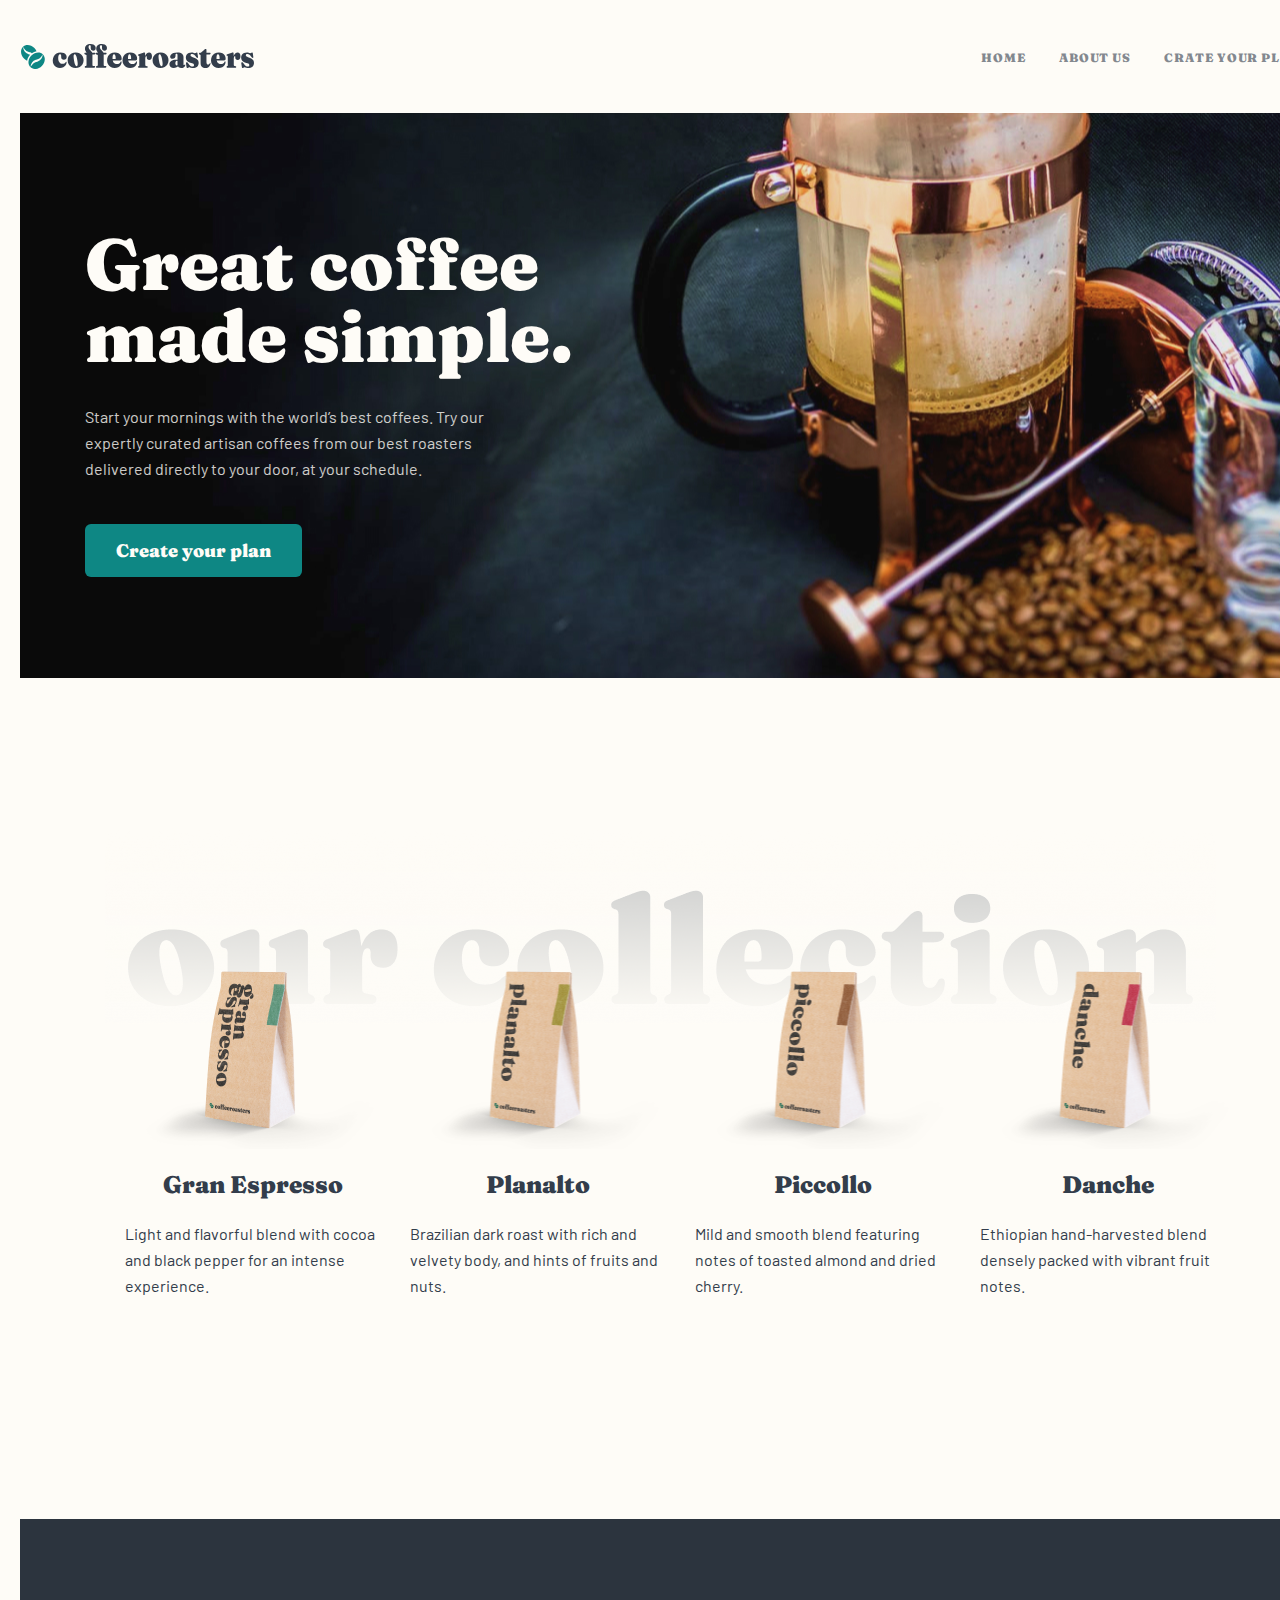
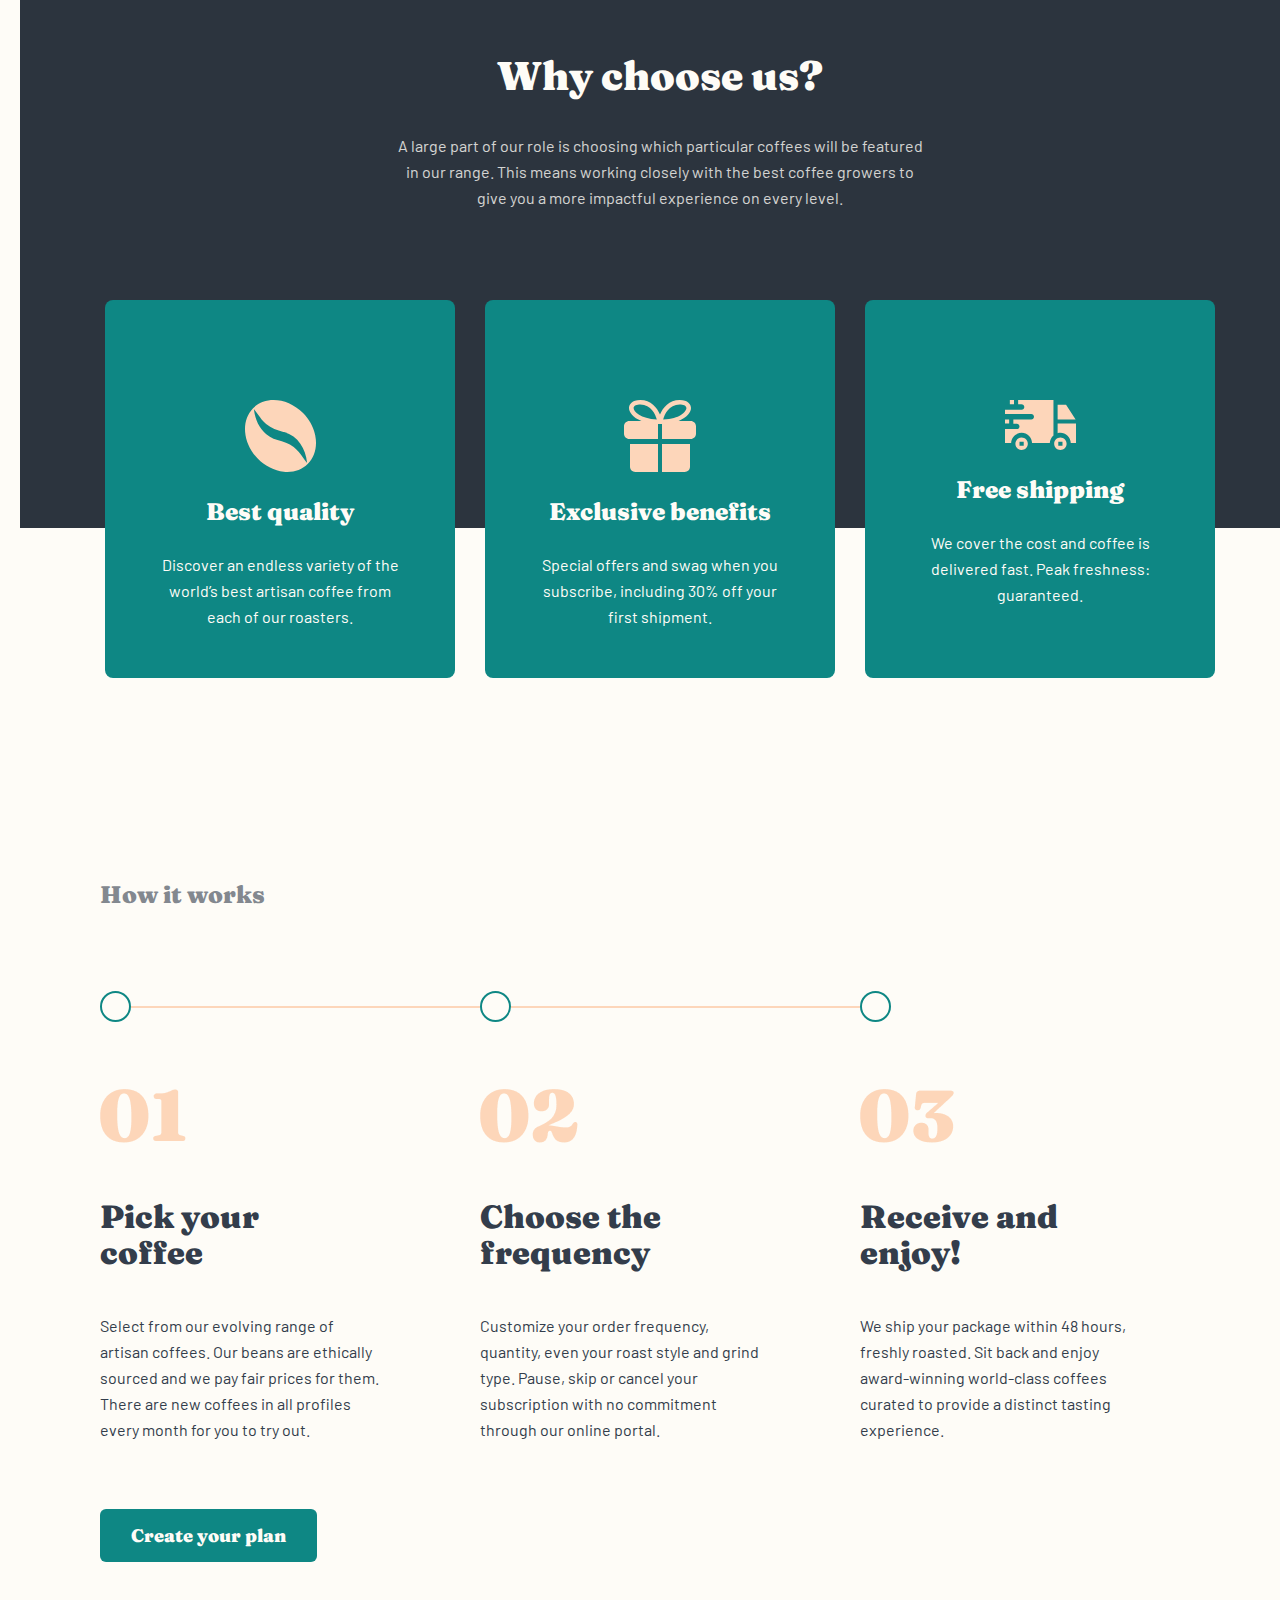
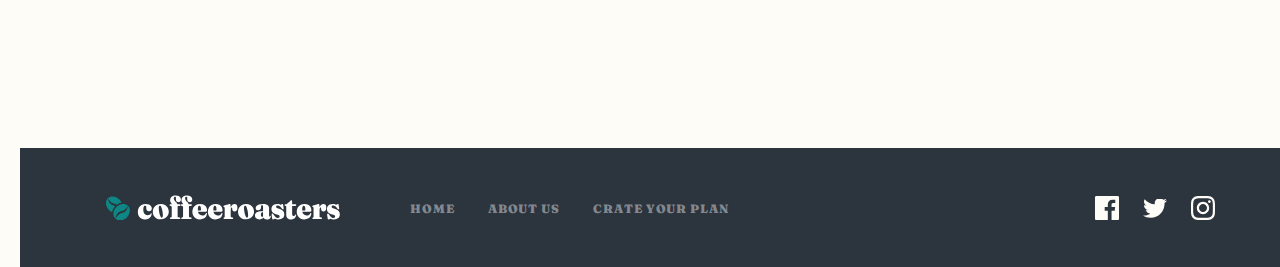
<file: index.html>
<!DOCTYPE html>
<html lang="en">
<head>
    <meta charset="UTF-8">
    <meta http-equiv="X-UA-Compatible" content="IE=edge">
    <meta name="viewport" content="width=device-width, initial-scale=1.0">
    <link rel="stylesheet" href="./css/main.min.css"/>
    <link rel="stylesheet" href="./css/normalize.css"/>
    <!-- <link rel="stylesheet" href="./css/mian.css"/> -->
    <title>Coffe</title>
</head>
<body>
    

    <!-- Header -->

    <header class="header">
        <div class="container">
            <a class="logo__link" href="./index.html">
                <img class="header__logo" src="./images/coffee-logo.svg" alt="Coffe's logo" width="235" height="25">
            </a>
            
            <nav class="nav">
                <ul class="nav__list">
                    <li class="nav__item + nav__item">
                        <a href="./index.html" class="nav__link nav__link--active">
                            home
                        </a>
                    </li>
                    
                    <li class="nav__item">
                        <a href="./about.html" class="nav__link">
                            about us
                        </a>
                    </li>
                    
                    <li class="nav__item">
                        <a href="./craete.html" class="nav__link">
                            crate your plan
                        </a>
                    </li>
                </ul>
            </nav>
        </div>
    </header>
    
    <!-- Main -->
    
    <main class="main">
        
        <!-- Hero -->
        
        <section class="hero">
            
            <div class="container">
                <h1 class="hero__heading">
                    Great coffee made simple.
                </h1>
                
                <p class="hero__paragrahp">
                    Start your mornings with the world’s best coffees. Try our expertly curated artisan coffees from our best roasters delivered directly to your door, at your schedule.
                </p>
                
                <a class="hero__link" href="./create.html">
                    Create your plan
                </a>
            </div>
        </section>
        
        <!-- Our Collections -->
        
        <section class="our-collections">
            <div class="container">
                <ul class="our-collections__list">
                    <li class="our-collections__item + our-collections__item">
                        <h2 class="collections__heading">
                            Gran Espresso
                        </h2>
                        
                        <p class="our-collections__paragrahp">
                            Light and flavorful blend with cocoa and black pepper for an intense experience.
                        </p>
                    </li>
                    
                    <li class="our-collections__item planalto">
                        <h2 class="collections__heading">
                            Planalto
                        </h2>
                        
                        <p class="our-collections__paragrahp">
                            Brazilian dark roast with rich and velvety body, and hints of fruits and nuts.
                        </p>
                    </li>
                    
                    <li class="our-collections__item picollo">
                        <h2 class="collections__heading">
                            Piccollo
                        </h2>
                        
                        <p class="our-collections__paragrahp">
                            Mild and smooth blend featuring notes of toasted almond and dried cherry.
                        </p>
                    </li>
                    
                    <li class="our-collections__item danche">
                        <h2 class="collections__heading">
                            Danche
                        </h2>
                        
                        <p class="our-collections__paragrahp">
                            Ethiopian hand-harvested blend densely packed with vibrant fruit notes.
                        </p>
                    </li>
                </ul>
            </div>
        </section>

        <!-- CHoise -->
        
        <section class="choise">
            
            <div class="container">

                <div class="choise__inner">
                    <h2 class="choise__heading">
                        Why choose us?
                    </h2>
                    
                    <p class="choise__paragrahp">
                        A large part of our role is choosing which particular coffees will be featured in our range. This means working closely with the best coffee growers to give you a more impactful experience on every level.
                    </p>
    
                    <!-- CHoise List -->
    
                    <ul class="choise__list">
                        <li class="choise__item">
                            <h3 class="choise__item-heading">
                                Best quality
                            </h3>
    
                            <p class="choise__item-paragrahp">
                                Discover an endless variety of the world’s best artisan coffee from each of our roasters.
                            </p>
                        </li>
    
                        <li class="choise__item gift">
                            <h3 class="choise__item-heading">
                                Exclusive benefits
                            </h3>
    
                            <p class="choise__item-paragrahp">
                                Special offers and swag when you subscribe, including 30% off your first shipment.
                            </p>
                        </li>
    
                        <li class="choise__item shipping">
                            <h3 class="choise__item-heading">
                                Free shipping
                            </h3>
    
                            <p class="choise__item-paragrahp">
                                We cover the cost and coffee is delivered fast. Peak freshness: guaranteed.
                            </p>
                        </li>
                    </ul>
                </div>
            </div>
        </section>

        <!-- How it works -->
        
        <section class="process">
            <div class="container">
                <h2 class="process__heading">
                    How it works
                </h2>

                <div class="process__icon">
                    <span class="process__round-icon"></span>
                    <span class="process__line"></span>
                    <span class="process__round-icon"></span>
                    <span class="process__line"></span>
                    <span class="process__round-icon"></span>
                </div>

                <ol class="process__list">
                    <li class="process__item">
                        <h3 class="process__list-heading">
                            Pick your coffee
                        </h3>
                        <p class="process__list-paragraph">
                            Select from our evolving range of artisan coffees. Our beans are ethically sourced and we pay fair prices for them. There are new coffees in all profiles every month for you to try out.
                        </p>
                    </li>
                    <li class="process__item process__item-second">
                        <h3 class="process__list-heading">
                            Choose the frequency
                        </h3>
                        <p class="process__list-paragraph">
                            Customize your order frequency, quantity, even your roast style and grind type. Pause, skip or cancel your subscription with no commitment through our online portal.
                        </p>
                    </li>
                    <li class="process__item process__item-third">
                        <h3 class="process__list-heading">
                            Receive and enjoy!
                        </h3>
                        <p class="process__list-paragraph">
                            We ship your package within 48 hours, freshly roasted. Sit back and enjoy award-winning world-class coffees curated to provide a distinct tasting experience.
                        </p>
                    </li>
                </ol>

                <a class="hero__link" href="./create.html">
                        Create your plan
                </a>
            </div>

        </section>

    </main>

    <!-- Footer -->

    <footer class="footer">
        <div class="container">
            <div class="footer__inner">
                <a class="logo__link" href="./index.html">
                    <img class="header__logo" src="./images/footer-log.svg" alt="Coffe's logo" width="235" height="25">
                </a>

                <!-- Nav -->

                <nav class="nav">
                    <ul class="nav__list">
                        <li class="nav__item + nav__item">
                            <a href="./index.html" class="nav__link nav__link--active">
                                home
                            </a>
                        </li>
                        
                        <li class="nav__item">
                            <a href="./about.html" class="nav__link">
                                about us
                            </a>
                        </li>
                        
                        <li class="nav__item">
                            <a href="./craete.html" class="nav__link">
                                crate your plan
                            </a>
                        </li>
                    </ul>
                </nav>

                <!-- Socials -->
                <ul class="socials">
                    <li class="socials__item + socials__item">
                        <a class="socials__link" href="www.facebook.com">
                            <img 
                                class="socials__logo"
                                src="./images/facebook-logo.svg"
                                alt="Facebook' logo"
                                width="24"
                                height="24">
                        </a>
                    </li>

                    <li class="socials__item">
                        <a class="socials__link" href="www.twitter.com">
                            <img 
                                class="socials__logo"
                                src="./images/twitter-logo.svg"
                                alt="Facebook' logo"
                                width="24"
                                height="19.5">
                        </a>
                    </li>

                    <li class="socials__item">
                        <a class="socials__link" href="www.instagram.com">
                            <img 
                                class="socials__logo"
                                src="./images/instagram-logo.svg"
                                alt="Facebook' logo"
                                width="24"
                                height="24">
                        </a>
                    </li>
                </ul>
            </div>
        </div>
    </footer>
</body>
</html>
</file>
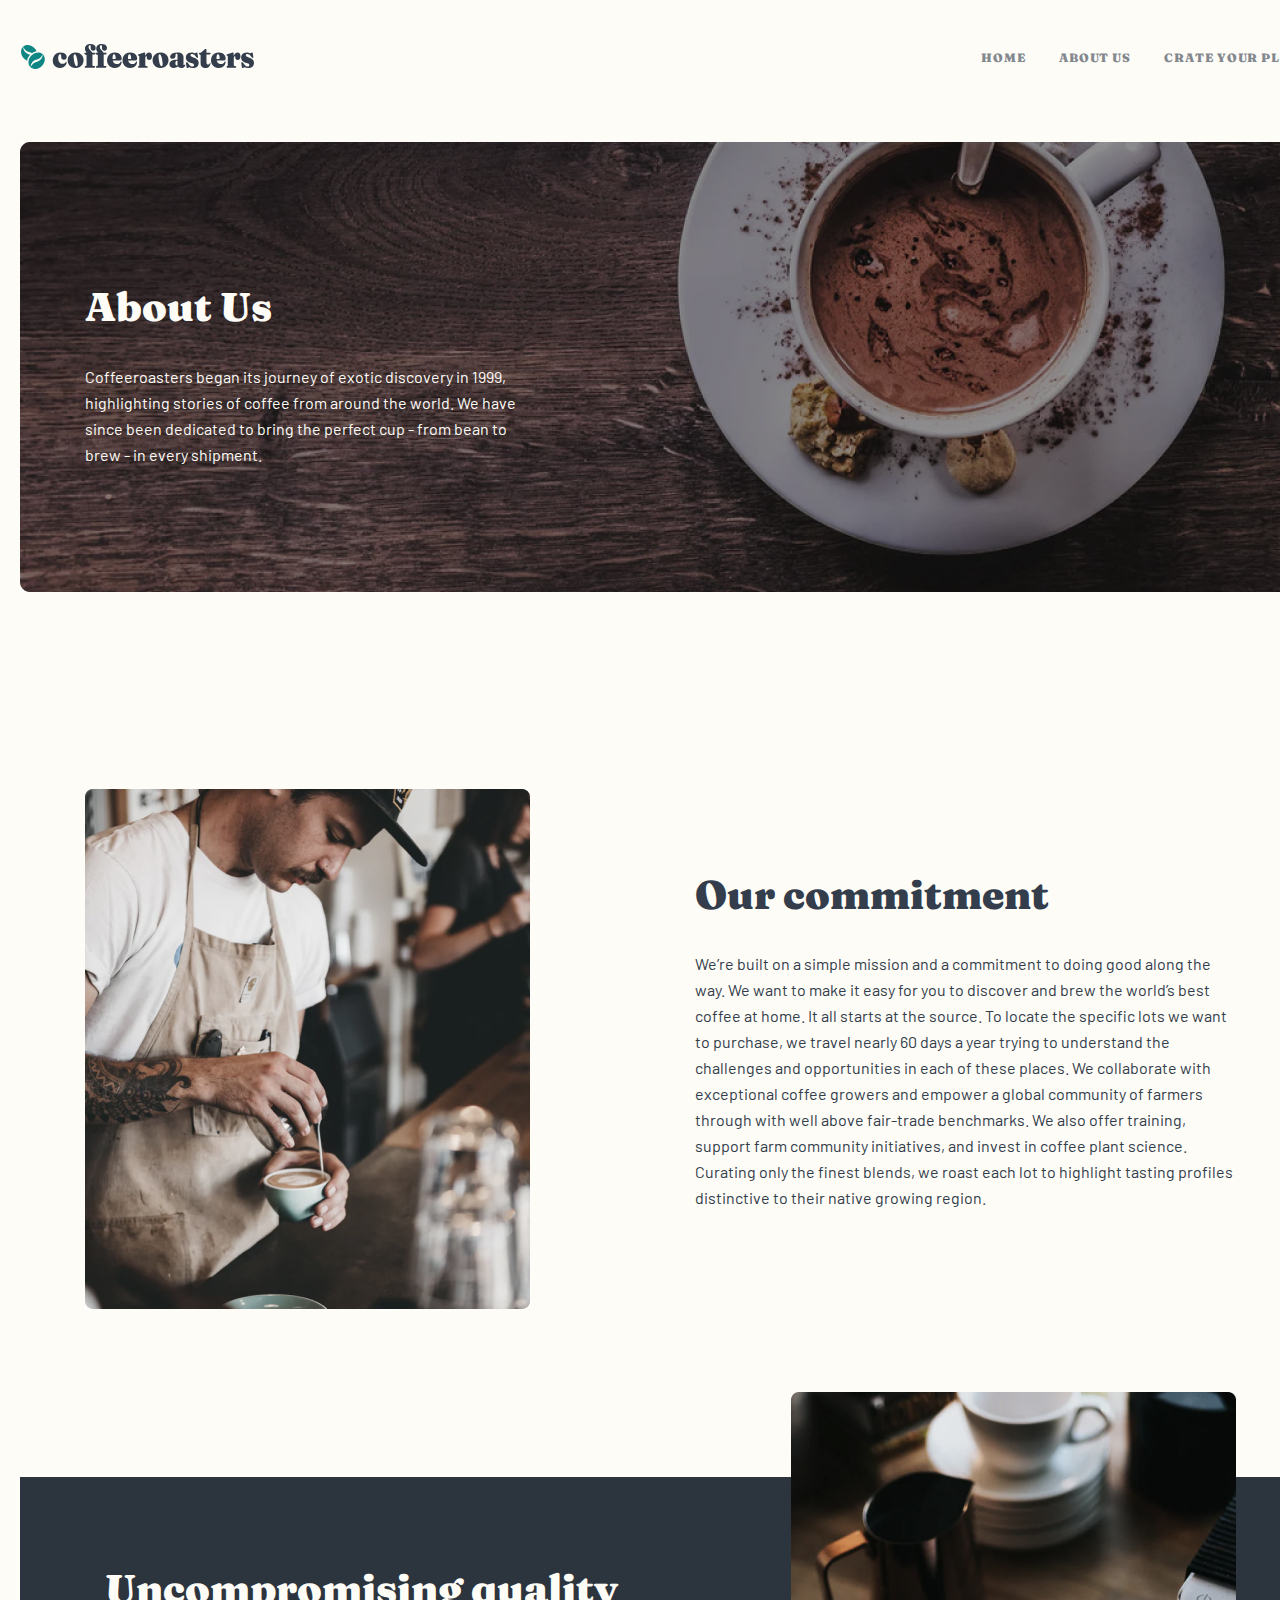
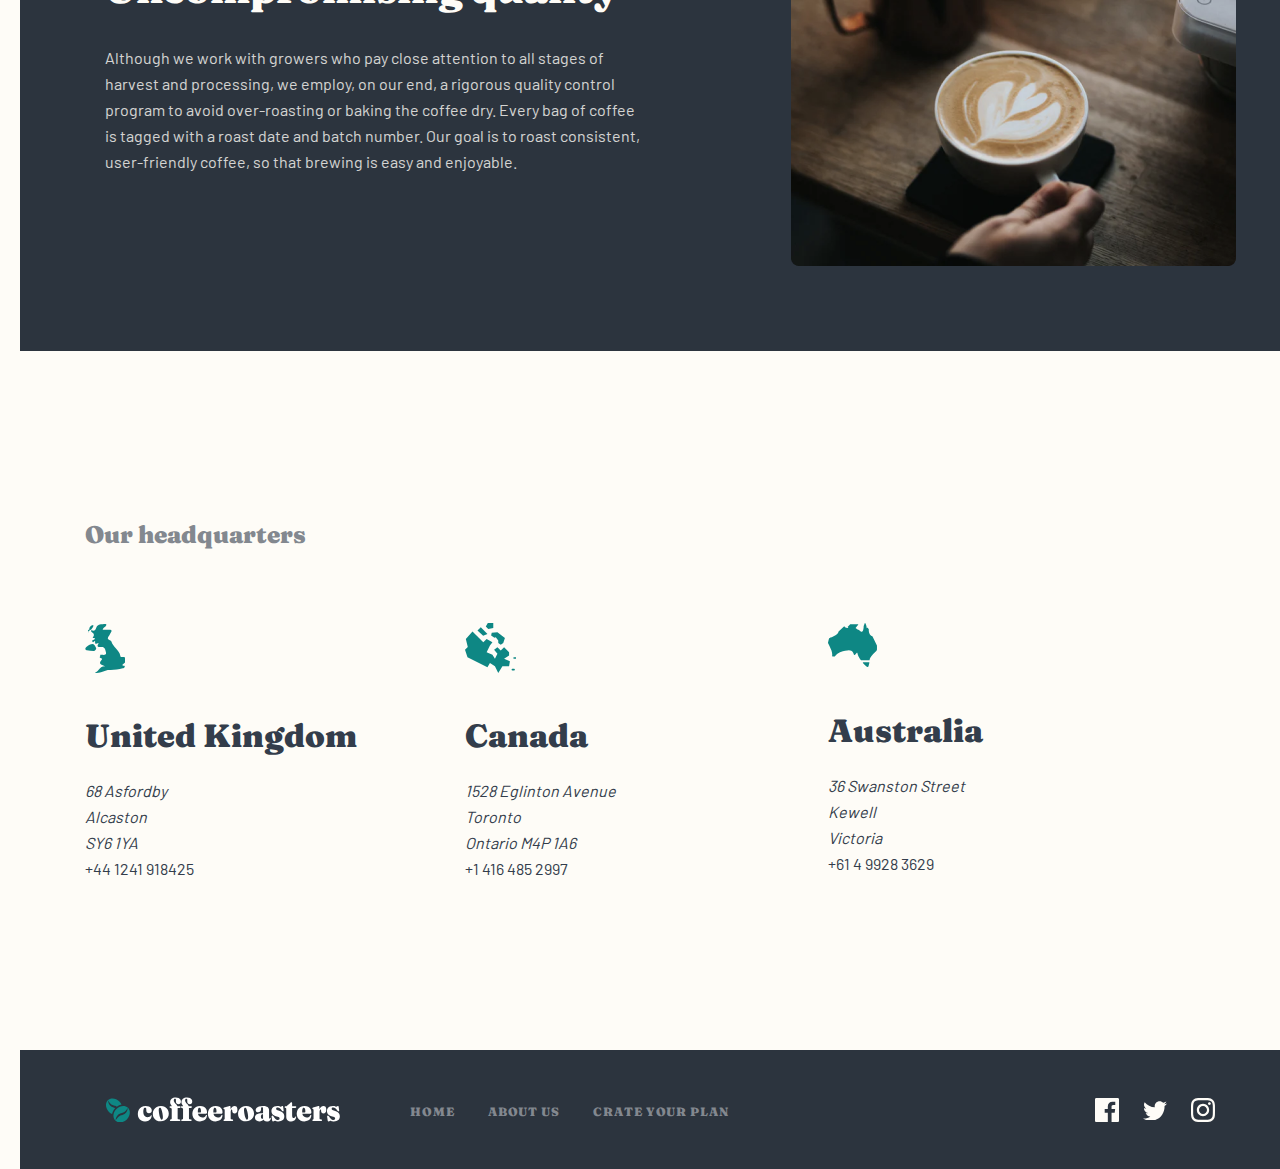
<file: about.html>
<!DOCTYPE html>
<html lang="en">
<head>
    <meta charset="UTF-8">
    <meta http-equiv="X-UA-Compatible" content="IE=edge">
    <meta name="viewport" content="width=device-width, initial-scale=1.0">
    <link rel="stylesheet" href="./css/main.min.css"/>
    <link rel="stylesheet" href="./css/normalize.css"/>
    <!-- <link rel="stylesheet" href="./css/mian.css"/> -->
    <title>Coffe</title>
</head>
<body>
    
    <!-- Header -->
    
    <header class="header">
        <div class="container">
            <a class="logo__link" href="./index.html">
                <img class="header__logo" src="./images/coffee-logo.svg" alt="Coffe's logo" width="235" height="25">
            </a>
            
            <nav class="nav">
                <ul class="nav__list">
                    <li class="nav__item + nav__item">
                        <a href="./index.html" class="nav__link nav__link--active">
                            home
                        </a>
                    </li>
                    
                    <li class="nav__item">
                        <a href="./about.html" class="nav__link">
                            about us
                        </a>
                    </li>
                    
                    <li class="nav__item">
                        <a href="./craete.html" class="nav__link">
                            crate your plan
                        </a>
                    </li>
                </ul>
            </nav>
        </div>
    </header>
    
    <!-- Main -->
    
    <main class="main">
        
        <!-- Hero -->
        
        <section class="about-hero">
            <div class="container">
                <h2 class="about-hero__heding">
                    About Us
                </h2>
                
                <p class="about-hero__paragrahp">
                    Coffeeroasters began its journey of exotic discovery in 1999, highlighting stories of coffee from around the world. We have since been dedicated to bring the perfect cup - from bean to brew - in every shipment.
                </p>
            </div>
        </section>
        
        <!-- Our-Commitment -->
        
        <section class="commitment">
            <div class="container">
                <div class="commmtment__info">
                    <h2 class="commitment__heading">
                        Our commitment
                    </h2>
                    
                    <p class="commitment__paragraph">
                        We’re built on a simple mission and a commitment to doing good along the way. We want to make it easy for you to discover and brew the world’s best coffee at home. It all starts at the source. To locate the specific lots we want to purchase, we travel nearly 60 days a year trying to understand the challenges and opportunities in each of these places. We collaborate with exceptional coffee growers and empower a global community of farmers through with well above fair-trade benchmarks. We also offer training, support farm community initiatives, and invest in coffee plant science. Curating only the finest blends, we roast each lot to highlight tasting profiles distinctive to their native growing region.
                    </p>
                </div>
            </div>
        </section>
        
        <!-- Quality -->
        
        <section class="quality">
            
            <div class="container">
                <div class="quality__inner">
                    <h2 class="quality_heading">
                        Uncompromising quality
                    </h2>
                    
                    <p class="quality__paragrahp">
                        Although we work with growers who pay close attention to all stages of harvest and processing, we employ, on our end, a rigorous quality control program to avoid over-roasting or baking the coffee dry. Every bag of coffee is tagged with a roast date and batch number. Our goal is to roast consistent, user-friendly coffee, so that brewing is easy and enjoyable.
                    </p>
                </div>
                
            </div>
            
        </section>
        
        <!-- Our headquarters -->
        
        <section class="headquarters">
            <div class="container">
                <h2 class="headquarters__heading">
                    Our headquarters
                </h2>
                
                <!-- Headquarters List -->
            
                    <ul class="headquarters__list">

                        <!-- United Kingdom -->

                        <li class="headquarters__item + headquarters__item">
                            <h3 class="headquarter__list-heding">
                                United Kingdom
                            </h3>

                            <a class="headquarters__link" href="">
                                <address class="address">68 Asfordby</address>
                            </a>

                            <a class="headquarters__link" href="">
                                <address class="address">Alcaston</address>
                            </a>
                       
                            <a class="headquarters__link" href="">
                                <address class="address">SY6 1YA</address>
                            </a>

                            <a class="headquarters__link" href="tel:+44 1241 918425">
                                +44 1241 918425
                            </a>
                        </li>

                        <!-- Canada -->

                        <li class="headquarters__item canada">
                            <h3 class="headquarter__list-heding">
                                Canada
                            </h3>

                            <a class="headquarters__link" href="">
                                <address class="address">1528 Eglinton Avenue</address>
                            </a>

                            <a class="headquarters__link" href="">
                                <address class="address">Toronto</address>
                            </a>

                            <a class="headquarters__link" href="">
                                <address class="address">Ontario M4P 1A6</address>
                            </a>

                            <a class="headquarters__link" href="tel:+1 416 485 2997">
                                +1 416 485 2997
                            </a>
                        </li>

                        <!-- Australia -->
                       
                        <li class="headquarters__item australia">
                            <h3 class="headquarter__list-heding">
                                Australia
                            </h3>

                            <a class="headquarters__link" href="">
                                <address class="address">36 Swanston Street</address>
                            </a>

                            <a class="headquarters__link" href="">
                                <address class="address">Kewell</address>
                            </a>

                            <a class="headquarters__link" href="">
                                <address class="address">Victoria</address>
                            </a>

                            <a class="headquarters__link" href="tel:+61 4 9928 3629">
                                +61 4 9928 3629
                            </a>
                        </li>
                    </ul>
                    
            </div>
        </section>
        
    </main>
    
    <!-- Footer -->
    
    <footer class="footer">
        <div class="container">
            <div class="footer__inner">
                <a class="logo__link" href="./index.html">
                    <img class="header__logo" src="./images/footer-log.svg" alt="Coffe's logo" width="235" height="25">
                </a>
                
                <!-- Nav -->
                
                <nav class="nav">
                    <ul class="nav__list">
                        <li class="nav__item + nav__item">
                            <a href="./index.html" class="nav__link nav__link--active">
                                home
                            </a>
                        </li>
                        
                        <li class="nav__item">
                            <a href="./about.html" class="nav__link">
                                about us
                            </a>
                        </li>
                        
                        <li class="nav__item">
                            <a href="./craete.html" class="nav__link">
                                crate your plan
                            </a>
                        </li>
                    </ul>
                </nav>
                
                <!-- Socials -->
                <ul class="socials">
                    <li class="socials__item + socials__item">
                        <a class="socials__link" href="www.facebook.com">
                            <img 
                            class="socials__logo"
                            src="./images/facebook-logo.svg"
                            alt="Facebook' logo"
                            width="24"
                            height="24">
                        </a>
                    </li>
                    
                    <li class="socials__item">
                        <a class="socials__link" href="www.twitter.com">
                            <img 
                            class="socials__logo"
                            src="./images/twitter-logo.svg"
                            alt="Facebook' logo"
                            width="24"
                            height="19.5">
                        </a>
                    </li>
                    
                    <li class="socials__item">
                        <a class="socials__link" href="www.instagram.com">
                            <img 
                            class="socials__logo"
                            src="./images/instagram-logo.svg"
                            alt="Facebook' logo"
                            width="24"
                            height="24">
                        </a>
                    </li>
                </ul>
            </div>
        </div>
    </footer>
</body>
</html>
</file>
<file: css/mian.css>
/* fraunces-900 - latin */
  @font-face {
    font-family: 'Fraunces';
    font-style: normal;
    font-weight: 900;
    src: url('../fonts/fraunces-v10-latin-900.eot'); /* IE9 Compat Modes */
    src: local(''),
         url('../fonts/fraunces-v10-latin-900.eot?#iefix') format('embedded-opentype'), /* IE6-IE8 */
         url('../fonts/fraunces-v10-latin-900.woff2') format('woff2'), /* Super Modern Browsers */
         url('../fonts/fraunces-v10-latin-900.woff') format('woff'), /* Modern Browsers */
         url('../fonts/fraunces-v10-latin-900.ttf') format('truetype'), /* Safari, Android, iOS */
         url('../fonts/fraunces-v10-latin-900.svg#Fraunces') format('svg'); /* Legacy iOS */
  }

  /* barlow-regular - latin */
@font-face {
    font-family: 'Barlow';
    font-style: normal;
    font-weight: 400;
    src: url('../fonts/barlow-v5-latin-regular.eot'); /* IE9 Compat Modes */
    src: local(''),
         url('../fonts/barlow-v5-latin-regular.eot?#iefix') format('embedded-opentype'), /* IE6-IE8 */
         url('../fonts/barlow-v5-latin-regular.woff2') format('woff2'), /* Super Modern Browsers */
         url('../fonts/barlow-v5-latin-regular.woff') format('woff'), /* Modern Browsers */
         url('../fonts/barlow-v5-latin-regular.ttf') format('truetype'), /* Safari, Android, iOS */
         url('../fonts/barlow-v5-latin-regular.svg#Barlow') format('svg'); /* Legacy iOS */
  }
  /* barlow-700 - latin */
  @font-face {
    font-family: 'Barlow';
    font-style: normal;
    font-weight: 700;
    src: url('../fonts/barlow-v5-latin-700.eot'); /* IE9 Compat Modes */
    src: local(''),
         url('../fonts/barlow-v5-latin-700.eot?#iefix') format('embedded-opentype'), /* IE6-IE8 */
         url('../fonts/barlow-v5-latin-700.woff2') format('woff2'), /* Super Modern Browsers */
         url('../fonts/barlow-v5-latin-700.woff') format('woff'), /* Modern Browsers */
         url('../fonts/barlow-v5-latin-700.ttf') format('truetype'), /* Safari, Android, iOS */
         url('../fonts/barlow-v5-latin-700.svg#Barlow') format('svg'); /* Legacy iOS */
  }

  * {
      box-sizing: border-box;
  }

  html {
	height: 100%;
}


  body {
    height: 100%;
	display: flex;
	flex-direction: column;
    margin: 0;
    padding: 0;
    font-family: 'Fraunces', 'Barlow', 'Arial', sans-serif;
    font-size: 16px;
    background-color:  #FEFCF7;
    color: #000000;
  }

  img {
      vertical-align: middle;
      object-fit: cover;
  }

  .container {
      width: 1320px;
      margin: 0 auto;
      padding: 0 20px;
  }

  /* HEADER */

  .header .container {
      display: flex;
      align-items: center;
      justify-content: space-between;
      padding: 44px 20px;
  }

  /* NAV */

  .nav__list {
    display: flex;
    margin: 0;
    padding: 0;
    list-style-type: none;
  }

  .nav__item + .nav__item {
	margin-left: 33px;
  }

  .nav__link {
    color: #83888f;
	text-decoration: none;
	font-weight: bold;
	font-size: 12px;
	line-height: 15px;
	letter-spacing: 0.923077px;
	text-transform: uppercase;
	transition: color 0.2s ease;
  }

  .nav__link:hover {
    color: #333d4b;
  }

  .main {
	flex-grow: 1;
}

  .hero .container {
    padding: 115px 85px;
    background-image: url('../images/hero.jpg');
    background-repeat: no-repeat;
    background-position: center;
    /* border-radius: 10px; */
  }

  .hero__heading {
    width: 493px;
    margin-top: 0;
    margin-bottom: 32px;
    font-weight: 900;
    font-size: 72px;
    line-height: 72px;
    color: #FEFCF7;
}

.hero__paragrahp {
    width: 445px;
    margin: 0;
    margin-bottom: 56px;
    font-family: 'Barlow';
    font-size: 16px;
    line-height: 26px;
    color: #FEFCF7;
    opacity: 0.8;
}

.hero__link {
    width: 217px;
    padding: 15px 31px;
    text-decoration: none;
    font-weight: 900;
    font-size: 18px;
    line-height: 25px;
    background-color: #0E8784;
    color: #FEFCF7;
    border-radius: 6px;
    transition: background-color 0.2s ease;
}

.hero__link:hover {
    background-color: #66D2CF;
}

/* OUR-COLLECTIONS */

.our-collections .container {
    padding-top: 262px;
    padding-bottom: 188px;
    background-image: url('../images/our-collection.png');
    background-repeat: no-repeat;
    background-position: top 150px center;
}
    


.our-collections__list {
    display: flex;
    justify-content: center;
    align-items: center;
    list-style-type: none;
}

.our-collections__item {
    width: 255px;
    align-items: center;
}

.our-collections__item::before {
    width: 255px;
    height: 193px;
    display: block;
    background-image: url('../images/espresso.png');
    background-repeat: no-repeat;
    background-position: center;
    content: '';
}

.planalto::before {
    width: 255px;
    height: 193px;
    display: block;
    background-image: url('../images/planalto.png');
    background-repeat: no-repeat;
    content: '';
}

.picollo::before {
    width: 255px;
    height: 193px;
    display: block;
    background-image: url('../images/picollo.png');
    background-repeat: no-repeat;
    content: '';
}

.danche::before {
    width: 255px;
    height: 193px;
    display: block;
    background-image: url('../images/danche.png');
    background-repeat: no-repeat;
    content: '';
}

.our-collections__item + .our-collections__item {
    margin-left: 30px;
}

.collections__heading {
    text-align: center;
    font-weight: 900;
    font-size: 24px;
    line-height: 32px;
    color: #333D4B;
}

.our-collections__paragrahp {
    font-family: 'Barlow', 'Arial', sans-serif;
    font-size: 16px;
    line-height: 26px;
    color: #333D4B;
}

/* Choise */

.choise__inner {
    position: relative;
    z-index: 10;
    background-color: #2C343E;
    margin-bottom: 351px;
    padding-top: 100px;
    padding-bottom: 317px;
}

.choise__heading {
    font-weight: 900;
    font-size: 40px;
    line-height: 48px;
    text-align: center;
    color: #FEFCF7;
}

.choise__paragrahp {
    width: 540px;
    margin: 0 auto;
    font-family: 'Barlow';
    font-weight: 400;
    font-size: 16px;
    line-height: 26px;
    text-align: center;
    color: #FEFCF7;
    opacity: 0.8;
}


.choise__list {
    position: absolute;
    z-index: 25;
    top: 60%;
    right: 50%;
    display: flex;
    column-gap: 30px;
    padding-left: 0;
    margin-bottom: 200px;
    list-style-type: none;
    transform: translateX(50%);
}


.choise__item {
    width: 350px;
    padding-top: 100px;
    padding-bottom: 48px;
    background-color:  #0E8784;
    border-radius: 8px;
}

.choise__item::before {
    width: 71px;
    height: 72px;
    display: block;
    margin: 0 auto;
    background-image: url('../images/coffee.svg');
    background-repeat: no-repeat;
    content: '';
}

.gift::before {
    width: 72px;
    height: 72px;
    display: block;
    margin: 0 auto;
    background-image: url('../images/gift.svg');
    background-repeat: no-repeat;
    content: '';
}

.shipping::before{
    width: 71px;
    height: 50px;
    display: block;
    margin: 0 auto;
    background-image: url('../images/shipping.svg');
    background-repeat: no-repeat;
    content: '';
}

.choise__item-heading {
    font-weight: 900;
    font-size: 24px;
    line-height: 32px;
    text-align: center;
    color: #FEFCF7;
}

.choise__item-paragrahp {
    width: 255px;
    margin: 0 auto;
    text-align: center;
    font-family: 'Barlow';
    font-weight: 400;
    font-size: 16px;
    line-height: 26px;
    color: #FEFCF7;
}

/* How it works  */

.process .container {
    padding-left: 100px;
    margin-bottom: 200px;
}

.process__heading {
    margin: 0;
    margin-bottom: 80px;
    font-weight: 900;
    font-size: 24px;
    line-height: 32px;
    color: #83888F;
}

.process__icon {
    display: flex;
    align-items: center;
    margin-bottom: 67px;
}

.process__round-icon {
    width: 31px;
    height: 31px;
    border: 2px solid #0E8784;
    border-radius: 50%;
}

.process__line {
    width: 349px;
    height: 2px;
    background-color: #FDD6BA;
}

.process__list {
    display: flex;
    column-gap: 95px;
    margin: 0;
    margin-bottom: 64px;
    padding: 0;
    list-style-type: none;
}

.process__item {
    width: 285px;
}

.process__item::before {
    width: 90px;
    height: 72px;
    display: block;
    margin-bottom: 38px;
    background-image: url('../images/01.png');
    background-repeat: no-repeat;
    content: '';
}

.process__item-second::before {
    width: 101px;
    height: 72px;
    display: block;
    margin-bottom: 38px;
    background-image: url('../images/02.png');
    background-repeat: no-repeat;
    content: '';
}

.process__item-third::before {
    width: 98px;
    height: 72px;
    display: block;
    margin-bottom: 38px;
    background-image: url('../images/03.png');
    background-repeat: no-repeat;
    content: '';
}

.process__list-heading {
    width: 255px;
    margin: 0;
    margin-bottom: 42px;
    font-weight: 900;
    font-size: 32px;
    line-height: 36px;
    color: #333D4B;
}

.process__list-paragraph {
    font-family: 'Barlow';
    font-weight: 400;
    font-size: 16px;
    line-height: 26px;
    color: #333D4B;
}

.footer__inner {
    display: flex;
    align-items: center;
    padding: 47px 85px;
    background-color: #2C343E;
}

.footer .nav {
    margin-left: 70px;
}

.footer .nav__link:hover {
	color: #fefcf7;
}

.socials {
    display: flex;
    align-items: center;
    margin: 0;
    margin-left: auto;
    padding: 0;
    list-style-type: none;
}

.socials__item + .socials__item {
    margin-left: 24px;
}

.socials__link {
    text-decoration: none;
}

.socials__logo:hover {
    background-color: #FDD6BA;
    border-radius: 1px;
    transition: background-color 0.2s ease;
}

/* About us - page */

.about-hero .container {
    padding: 137px 85px;
    background-image: url('../images/about-hero.jpg');
    background-repeat: no-repeat;
    background-position: center;
}

.about-hero__heding {
    font-weight: 900;
    font-size: 40px;
    line-height: 48px;
    color: #FEFCF7;
}

.about-hero__paragrahp {
    width: 445px;
    font-family: 'Barlow';
    font-weight: 400;
    font-size: 16px;
    line-height: 26px;
    color: #FEFCF7;
}

/* Our-Commitment  */

.commitment .container {
    display: flex;
    justify-content: space-between;
    align-items: center;
    padding: 168px 85px;
}

.commitment .container::before {
    width: 445px;
    height: 520px;
    display: block;
    background-image: url('../images/commitment.jpg');
    background-repeat: no-repeat;
    background-position: center;
    content: '';
}

.commitment__heading {
    margin: 0;
    margin-bottom: 32px;
    font-weight: 900;
    font-size: 40px;
    line-height: 48px;
    color: #333D4B;
}

.commitment__paragraph {
    width: 540px;
    font-family: 'Barlow';
    font-size: 16px;
    line-height: 26px;
    color: #333D4B;
}

/* Quality */

.quality__inner {
    position: relative;
    padding-top: 88px;
    padding-right: 85px;
    padding-bottom: 176px;
    padding-left: 85px;
    background-color: #2C343E;
}

.quality__inner::before {
    position: absolute;
    bottom: 18%;
    right: 5%;
    width: 445px;
    height: 474px;
    display: block;
    background-image: url('../images/quality.png');
    background-repeat: no-repeat;
    content: '';
}

.quality_heading {
    margin: 0;
    margin-bottom: 32px;
    font-weight: 900;
    font-size: 40px;
    line-height: 48px;
    color: #FEFCF7;
}

.quality__paragrahp {
    width: 540px;
    margin: 0;
    font-family: 'Barlow';
    font-weight: 400;
    font-size: 16px;
    line-height: 26px;
    color: #FEFCF7;
    opacity: 0.8;
}

/* Our headquarters */

.headquarters .container {
    padding: 168px 85px;
}

.headquarters__heading {
    margin: 0;
    margin-bottom: 72px;
    font-weight: 900;
    font-size: 24px;
    line-height: 32px;
    color: #83888F;
}

.headquarters__list {
    display: flex;
    margin: 0;
    padding: 0;
    list-style-type: none;
}

.headquarters__item + .headquarters__item {
    margin-left: 108px;
    width: 255px;
}

.headquarters__item::before {
    width: 40px;
    height: 50px;
    display: block;
    margin-bottom: 45px;
    background-image: url('../images/uk.svg');
    background-repeat: no-repeat;
    content: '';
}

.canada::before {
    width: 51px;
    height: 50px;
    display: block;
    margin-bottom: 45px;
    background-image: url('../images/canada.svg');
    background-repeat: no-repeat;
    content: '';
}

.australia::before {
    width: 50px;
    height: 45px;
    display: block;
    margin-bottom: 45px;
    background-image: url('../images/australia.svg');
    background-repeat: no-repeat;
    content: '';
}

.headquarter__list-heding {
    margin: 0;
    margin-bottom: 24px;
    font-weight: 900;
    font-size: 32px;
    line-height: 36px;
    color: #333D4B;
}

.headquarters__link {
    font-family: 'Barlow';
    font-weight: 400;
    text-decoration: none;
    font-size: 16px;
    line-height: 26px;
    color: #333D4B;
}
</file>
<file: css/main.min.css>
@font-face{font-family:Fraunces;font-style:normal;font-weight:900;src:url(../fonts/fraunces-v10-latin-900.eot);src:local(''),url(../fonts/fraunces-v10-latin-900.eot?#iefix) format('embedded-opentype'),url(../fonts/fraunces-v10-latin-900.woff2) format('woff2'),url(../fonts/fraunces-v10-latin-900.woff) format('woff'),url(../fonts/fraunces-v10-latin-900.ttf) format('truetype'),url(../fonts/fraunces-v10-latin-900.svg#Fraunces) format('svg')}@font-face{font-family:Barlow;font-style:normal;font-weight:400;src:url(../fonts/barlow-v5-latin-regular.eot);src:local(''),url(../fonts/barlow-v5-latin-regular.eot?#iefix) format('embedded-opentype'),url(../fonts/barlow-v5-latin-regular.woff2) format('woff2'),url(../fonts/barlow-v5-latin-regular.woff) format('woff'),url(../fonts/barlow-v5-latin-regular.ttf) format('truetype'),url(../fonts/barlow-v5-latin-regular.svg#Barlow) format('svg')}@font-face{font-family:Barlow;font-style:normal;font-weight:700;src:url(../fonts/barlow-v5-latin-700.eot);src:local(''),url(../fonts/barlow-v5-latin-700.eot?#iefix) format('embedded-opentype'),url(../fonts/barlow-v5-latin-700.woff2) format('woff2'),url(../fonts/barlow-v5-latin-700.woff) format('woff'),url(../fonts/barlow-v5-latin-700.ttf) format('truetype'),url(../fonts/barlow-v5-latin-700.svg#Barlow) format('svg')}*{-webkit-box-sizing:border-box;box-sizing:border-box}html{height:100%}body{height:100%;display:-webkit-box;display:-ms-flexbox;display:flex;-webkit-box-orient:vertical;-webkit-box-direction:normal;-ms-flex-direction:column;flex-direction:column;margin:0;padding:0;font-family:Fraunces,Barlow,Arial,sans-serif;font-size:16px;background-color:#fefcf7;color:#000}img{vertical-align:middle;-o-object-fit:cover;object-fit:cover}.container{width:1320px;margin:0 auto;padding:0 20px}.header .container{display:-webkit-box;display:-ms-flexbox;display:flex;-webkit-box-align:center;-ms-flex-align:center;align-items:center;-webkit-box-pack:justify;-ms-flex-pack:justify;justify-content:space-between;padding:44px 20px}.nav__list{display:-webkit-box;display:-ms-flexbox;display:flex;margin:0;padding:0;list-style-type:none}.nav__item+.nav__item{margin-left:33px}.nav__link{color:#83888f;text-decoration:none;font-weight:700;font-size:12px;line-height:15px;letter-spacing:.923077px;text-transform:uppercase;-webkit-transition:color .2s ease;-o-transition:color .2s ease;transition:color .2s ease}.nav__link:hover{color:#333d4b}.main{-webkit-box-flex:1;-ms-flex-positive:1;flex-grow:1}.hero .container{padding:115px 85px;background-image:url(../images/hero.jpg);background-repeat:no-repeat;background-position:center}.hero__heading{width:493px;margin-top:0;margin-bottom:32px;font-weight:900;font-size:72px;line-height:72px;color:#fefcf7}.hero__paragrahp{width:445px;margin:0;margin-bottom:56px;font-family:Barlow;font-size:16px;line-height:26px;color:#fefcf7;opacity:.8}.hero__link{width:217px;padding:15px 31px;text-decoration:none;font-weight:900;font-size:18px;line-height:25px;background-color:#0e8784;color:#fefcf7;border-radius:6px;-webkit-transition:background-color .2s ease;-o-transition:background-color .2s ease;transition:background-color .2s ease}.hero__link:hover{background-color:#66d2cf}.our-collections .container{padding-top:262px;padding-bottom:188px;background-image:url(../images/our-collection.png);background-repeat:no-repeat;background-position:top 150px center}.our-collections__list{display:-webkit-box;display:-ms-flexbox;display:flex;-webkit-box-pack:center;-ms-flex-pack:center;justify-content:center;-webkit-box-align:center;-ms-flex-align:center;align-items:center;list-style-type:none}.our-collections__item{width:255px;-webkit-box-align:center;-ms-flex-align:center;align-items:center}.our-collections__item::before{width:255px;height:193px;display:block;background-image:url(../images/espresso.png);background-repeat:no-repeat;background-position:center;content:''}.planalto::before{width:255px;height:193px;display:block;background-image:url(../images/planalto.png);background-repeat:no-repeat;content:''}.picollo::before{width:255px;height:193px;display:block;background-image:url(../images/picollo.png);background-repeat:no-repeat;content:''}.danche::before{width:255px;height:193px;display:block;background-image:url(../images/danche.png);background-repeat:no-repeat;content:''}.our-collections__item+.our-collections__item{margin-left:30px}.collections__heading{text-align:center;font-weight:900;font-size:24px;line-height:32px;color:#333d4b}.our-collections__paragrahp{font-family:Barlow,Arial,sans-serif;font-size:16px;line-height:26px;color:#333d4b}.choise__inner{position:relative;z-index:10;background-color:#2c343e;margin-bottom:351px;padding-top:100px;padding-bottom:317px}.choise__heading{font-weight:900;font-size:40px;line-height:48px;text-align:center;color:#fefcf7}.choise__paragrahp{width:540px;margin:0 auto;font-family:Barlow;font-weight:400;font-size:16px;line-height:26px;text-align:center;color:#fefcf7;opacity:.8}.choise__list{position:absolute;z-index:25;top:60%;right:50%;display:-webkit-box;display:-ms-flexbox;display:flex;-webkit-column-gap:30px;-moz-column-gap:30px;column-gap:30px;padding-left:0;margin-bottom:200px;list-style-type:none;-webkit-transform:translateX(50%);-ms-transform:translateX(50%);transform:translateX(50%)}.choise__item{width:350px;padding-top:100px;padding-bottom:48px;background-color:#0e8784;border-radius:8px}.choise__item::before{width:71px;height:72px;display:block;margin:0 auto;background-image:url(../images/coffee.svg);background-repeat:no-repeat;content:''}.gift::before{width:72px;height:72px;display:block;margin:0 auto;background-image:url(../images/gift.svg);background-repeat:no-repeat;content:''}.shipping::before{width:71px;height:50px;display:block;margin:0 auto;background-image:url(../images/shipping.svg);background-repeat:no-repeat;content:''}.choise__item-heading{font-weight:900;font-size:24px;line-height:32px;text-align:center;color:#fefcf7}.choise__item-paragrahp{width:255px;margin:0 auto;text-align:center;font-family:Barlow;font-weight:400;font-size:16px;line-height:26px;color:#fefcf7}.process .container{padding-left:100px;margin-bottom:200px}.process__heading{margin:0;margin-bottom:80px;font-weight:900;font-size:24px;line-height:32px;color:#83888f}.process__icon{display:-webkit-box;display:-ms-flexbox;display:flex;-webkit-box-align:center;-ms-flex-align:center;align-items:center;margin-bottom:67px}.process__round-icon{width:31px;height:31px;border:2px solid #0e8784;border-radius:50%}.process__line{width:349px;height:2px;background-color:#fdd6ba}.process__list{display:-webkit-box;display:-ms-flexbox;display:flex;-webkit-column-gap:95px;-moz-column-gap:95px;column-gap:95px;margin:0;margin-bottom:64px;padding:0;list-style-type:none}.process__item{width:285px}.process__item::before{width:90px;height:72px;display:block;margin-bottom:38px;background-image:url(../images/01.png);background-repeat:no-repeat;content:''}.process__item-second::before{width:101px;height:72px;display:block;margin-bottom:38px;background-image:url(../images/02.png);background-repeat:no-repeat;content:''}.process__item-third::before{width:98px;height:72px;display:block;margin-bottom:38px;background-image:url(../images/03.png);background-repeat:no-repeat;content:''}.process__list-heading{width:255px;margin:0;margin-bottom:42px;font-weight:900;font-size:32px;line-height:36px;color:#333d4b}.process__list-paragraph{font-family:Barlow;font-weight:400;font-size:16px;line-height:26px;color:#333d4b}.footer__inner{display:-webkit-box;display:-ms-flexbox;display:flex;-webkit-box-align:center;-ms-flex-align:center;align-items:center;padding:47px 85px;background-color:#2c343e}.footer .nav{margin-left:70px}.footer .nav__link:hover{color:#fefcf7}.socials{display:-webkit-box;display:-ms-flexbox;display:flex;-webkit-box-align:center;-ms-flex-align:center;align-items:center;margin:0;margin-left:auto;padding:0;list-style-type:none}.socials__item+.socials__item{margin-left:24px}.socials__link{text-decoration:none}.socials__logo:hover{background-color:#fdd6ba;border-radius:1px;-webkit-transition:background-color .2s ease;-o-transition:background-color .2s ease;transition:background-color .2s ease}.about-hero .container{padding:137px 85px;background-image:url(../images/about-hero.jpg);background-repeat:no-repeat;background-position:center}.about-hero__heding{font-weight:900;font-size:40px;line-height:48px;color:#fefcf7}.about-hero__paragrahp{width:445px;font-family:Barlow;font-weight:400;font-size:16px;line-height:26px;color:#fefcf7}.commitment .container{display:-webkit-box;display:-ms-flexbox;display:flex;-webkit-box-pack:justify;-ms-flex-pack:justify;justify-content:space-between;-webkit-box-align:center;-ms-flex-align:center;align-items:center;padding:168px 85px}.commitment .container::before{width:445px;height:520px;display:block;background-image:url(../images/commitment.jpg);background-repeat:no-repeat;background-position:center;content:''}.commitment__heading{margin:0;margin-bottom:32px;font-weight:900;font-size:40px;line-height:48px;color:#333d4b}.commitment__paragraph{width:540px;font-family:Barlow;font-size:16px;line-height:26px;color:#333d4b}.quality__inner{position:relative;padding-top:88px;padding-right:85px;padding-bottom:176px;padding-left:85px;background-color:#2c343e}.quality__inner::before{position:absolute;bottom:18%;right:5%;width:445px;height:474px;display:block;background-image:url(../images/quality.png);background-repeat:no-repeat;content:''}.quality_heading{margin:0;margin-bottom:32px;font-weight:900;font-size:40px;line-height:48px;color:#fefcf7}.quality__paragrahp{width:540px;margin:0;font-family:Barlow;font-weight:400;font-size:16px;line-height:26px;color:#fefcf7;opacity:.8}.headquarters .container{padding:168px 85px}.headquarters__heading{margin:0;margin-bottom:72px;font-weight:900;font-size:24px;line-height:32px;color:#83888f}.headquarters__list{display:-webkit-box;display:-ms-flexbox;display:flex;margin:0;padding:0;list-style-type:none}.headquarters__item+.headquarters__item{margin-left:108px;width:255px}.headquarters__item::before{width:40px;height:50px;display:block;margin-bottom:45px;background-image:url(../images/uk.svg);background-repeat:no-repeat;content:''}.canada::before{width:51px;height:50px;display:block;margin-bottom:45px;background-image:url(../images/canada.svg);background-repeat:no-repeat;content:''}.australia::before{width:50px;height:45px;display:block;margin-bottom:45px;background-image:url(../images/australia.svg);background-repeat:no-repeat;content:''}.headquarter__list-heding{margin:0;margin-bottom:24px;font-weight:900;font-size:32px;line-height:36px;color:#333d4b}.headquarters__link{font-family:Barlow;font-weight:400;text-decoration:none;font-size:16px;line-height:26px;color:#333d4b}
</file>
